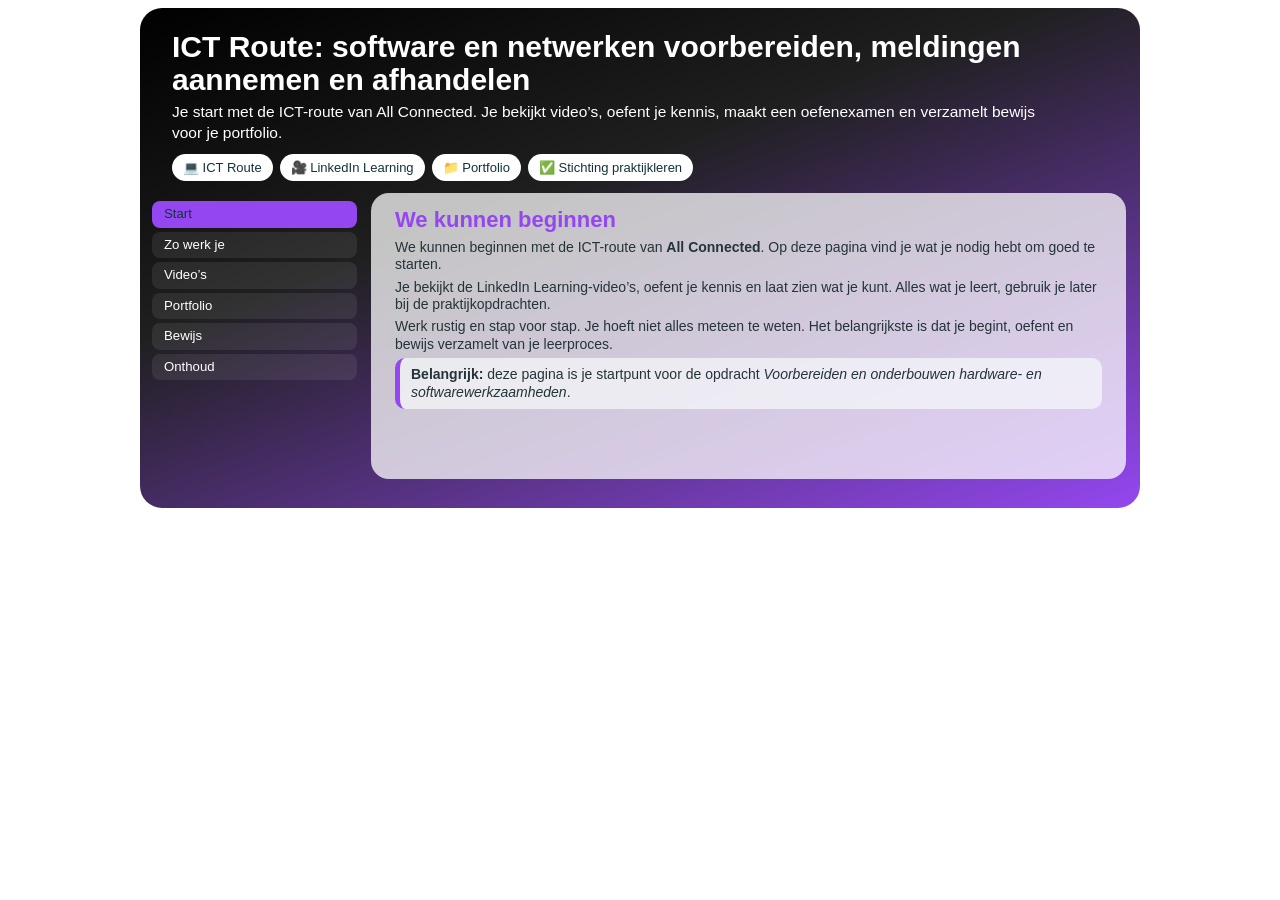
<file: connectedlinked.html>
<!DOCTYPE html>
<html lang="nl">
<head>
<meta charset="UTF-8">
<title>ICT Route - Voorbereiden en onderbouwen</title>

<style>
* {
  box-sizing: border-box;
}

.tab-wrapper {
  width: 1000px;
  height: 500px;
  margin: 0 auto;
  font-family: Arial, sans-serif;
  overflow: hidden;
  border-radius: 22px;
  background: linear-gradient(160deg, #000000 0%, #1f1f1f 38%, #9447F0 100%);
}

.banner {
  height: 145px;
  box-sizing: border-box;
  background: transparent;
  border-radius: 22px 22px 0 0;
  color: white;
  padding: 22px 32px 16px;
}

.banner h1 {
  margin: 0 0 6px;
  font-size: 30px;
  line-height: 1.1;
  color: white;
}

.banner p {
  margin: 0;
  font-size: 15.5px;
  line-height: 1.35;
  max-width: 870px;
  color: white;
}

.chips {
  display: flex;
  gap: 7px;
  flex-wrap: wrap;
  margin-top: 10px;
}

.chips span {
  background: white;
  color: #12333a;
  border-radius: 999px;
  padding: 6px 11px;
  font-size: 13px;
}

.tab-page {
  height: 355px;
  display: flex;
  gap: 12px;
  border: none;
  border-radius: 0 0 22px 22px;
  overflow: hidden;
  background: transparent;
  padding: 0 14px 14px 0;
}

.tab-menu {
  flex: 0 0 205px;
  width: 205px;
  background: transparent;
  padding: 8px 0 10px 12px;
  overflow: hidden;
  position: relative;
  z-index: 2;
}

.tab-button {
  width: 100%;
  display: block;
  border: none;
  background: rgba(255,255,255,0.08);
  color: white;
  text-align: left;
  padding: 6px 12px;
  margin-bottom: 4px;
  border-radius: 8px;
  cursor: pointer;
  font-size: 13.2px;
  line-height: 1.1;
}

.tab-button:hover,
.tab-button.active {
  background: #9447F0;
  color: #12333a;
}

.tab-content-area {
  flex: 1 1 auto;
  min-width: 0;
  height: 341px;
  padding: 14px 24px;
  overflow-y: hidden;
  background: rgba(255,255,255,0.74);
  border-radius: 18px;
  backdrop-filter: blur(1px);
  position: relative;
  z-index: 1;
}

.tab-content {
  display: none;
}

.tab-content.active {
  display: block;
}

.tab-content h2 {
  color: #9447F0;
  margin: 0 0 6px;
  font-size: 22px;
}

.tab-content p {
  font-size: 14px;
  line-height: 1.24;
  margin: 0 0 5px;
  color: #24343a;
}

.tab-content ul,
.tab-content ol {
  margin: 4px 0 6px 20px;
  padding: 0;
}

.tab-content li {
  font-size: 14px;
  line-height: 1.22;
  margin-bottom: 3px;
  color: #24343a;
}

.note,
.info {
  background: rgba(247,250,251,0.72);
  border-left: 5px solid #9447F0;
  padding: 8px 11px;
  border-radius: 10px;
  color: #24343a;
  margin: 7px 0;
  font-size: 14px;
  line-height: 1.22;
}

.action-link {
  display: inline-block;
  background: #9447F0;
  color: #12333a;
  text-decoration: none;
  border-radius: 999px;
  padding: 7px 13px;
  font-weight: bold;
  font-size: 13.5px;
  margin-top: 4px;
}

.action-link:hover {
  background:  #E5C7FE;
  color: #12333a;
}

.badge {
  display: inline-block;
  background: #1e7e8f;
  color: white;
  border-radius: 999px;
  padding: 5px 10px;
  font-size: 12.5px;
  margin-bottom: 4px;
}


/* Voorkomt dat vlakken over elkaar heen schuiven of content wordt afgesneden */
.tab-wrapper {
  width: min(1000px, 100%);
  min-height: 500px;
  height: auto;
}

.banner {
  min-height: 145px;
  height: auto;
}

.tab-page {
  min-height: 355px;
  height: auto;
  align-items: stretch;
  padding: 0 14px 14px 12px;
  gap: 14px;
  overflow: visible;
}

.tab-menu {
  flex: 0 0 205px;
  width: 205px;
  padding-left: 0;
  overflow: visible;
}

.tab-content-area {
  flex: 1 1 auto;
  min-width: 0;
  height: auto;
  min-height: 341px;
  max-height: none;
  overflow-y: auto;
  margin: 0;
}

.tab-button {
  position: relative;
  z-index: 3;
}



/* Aanpassing: onderste sectie (menu + wit tekstvlak) verder omlaag, zonder de banner te wijzigen */
.tab-wrapper {
  width: min(1000px, 100%);
  height: 500px;
  min-height: 0;
  overflow: hidden;
}

.banner {
  height: 145px;
  min-height: 0;
}

.tab-page {
  height: 300px;
  min-height: 0;
  margin-top: 40px;
  align-items: stretch;
  padding: 0 14px 14px 12px;
  gap: 14px;
  overflow: hidden;
}

.tab-menu {
  flex: 0 0 205px;
  width: 205px;
  padding-left: 0;
  overflow: visible;
}

.tab-content-area {
  flex: 1 1 auto;
  min-width: 0;
  height: 286px;
  min-height: 0;
  max-height: 286px;
  overflow: hidden;
  margin: 0;
}

@media (max-width: 760px) {
  .tab-page {
    flex-direction: column;
    padding: 0 12px 14px;
  }

  .tab-menu {
    width: 100%;
    flex: 0 0 auto;
    display: flex;
    flex-wrap: wrap;
    gap: 6px;
    padding: 8px 0 0;
  }

  .tab-button {
    width: auto;
    margin-bottom: 0;
  }
}

</style>
</head>

<body>

<div class="tab-wrapper">

  <section class="banner">
    <h1>ICT Route: software en netwerken voorbereiden, meldingen aannemen en afhandelen</h1>
    <p>Je start met de ICT-route van All Connected. Je bekijkt video’s, oefent je kennis, maakt een oefenexamen en verzamelt bewijs voor je portfolio.</p>

    <div class="chips">
      <span>💻 ICT Route</span>
      <span>🎥 LinkedIn Learning</span>
      <span>📁 Portfolio</span>
      <span>✅ Stichting praktijkleren</span>
    </div>
  </section>

  <div class="tab-page">
    <div class="tab-menu">
      <button class="tab-button active" onclick="openTab(event, 'start')">Start</button>
      <button class="tab-button" onclick="openTab(event, 'werken')">Zo werk je</button>
      <button class="tab-button" onclick="openTab(event, 'videos')">Video’s</button>
      <button class="tab-button" onclick="openTab(event, 'portfolio')">Portfolio</button>
      <button class="tab-button" onclick="openTab(event, 'bewijs')">Bewijs</button>
      <button class="tab-button" onclick="openTab(event, 'onthoud')">Onthoud</button>
    </div>

    <div class="tab-content-area">

      <div id="start" class="tab-content active">
        <h2>We kunnen beginnen</h2>
        <p>We kunnen beginnen met de ICT-route van <strong>All Connected</strong>. Op deze pagina vind je wat je nodig hebt om goed te starten.</p>
        <p>Je bekijkt de LinkedIn Learning-video’s, oefent je kennis en laat zien wat je kunt. Alles wat je leert, gebruik je later bij de praktijkopdrachten.</p>
        <p>Werk rustig en stap voor stap. Je hoeft niet alles meteen te weten. Het belangrijkste is dat je begint, oefent en bewijs verzamelt van je leerproces.</p>
        <p class="note"><strong>Belangrijk:</strong> deze pagina is je startpunt voor de opdracht <em>Voorbereiden en onderbouwen hardware- en softwarewerkzaamheden</em>.</p>
      </div>

      <div id="werken" class="tab-content">
        <h2>Zo werk je met deze pagina</h2>
        <p>Gebruik deze pagina als routekaart. Je gaat niet alleen kijken, maar ook actief verwerken wat je leert.</p>
        <ol>
          <li>Bekijk een stukje theorie of video.</li>
          <li>Maak korte aantekeningen van wat je leert.</li>
          <li>Gebruik je kennis bij de praktijkopdrachten.</li>
          <li>Maak screenshots van je voortgang of resultaten.</li>
          <li>Zet belangrijke bewijzen en reflecties in je portfolio.</li>
        </ol>
        <p class="info"><strong>Tip:</strong> schrijf vooral dingen op die je later kunt gebruiken bij All Connected. Zo maak je de koppeling tussen theorie en praktijk.</p>
      </div>

      <div id="videos" class="tab-content">
        <h2>Start met de LinkedIn-video’s</h2>
        <p></p>
        <p>Bekijk de LinkedIn-video’s en gebruik wat je leert bij de opdrachten van All Connected.</p>
        <p>Maak tijdens het kijken korte aantekeningen. Schrijf vooral op welke begrippen, onderdelen of keuzes je later nodig hebt bij hardware- en softwarewerkzaamheden.</p>
        <p>Je hoeft niet alles in één keer te begrijpen. Kijk gericht, pauzeer wanneer nodig en noteer wat belangrijk is.</p>
        <p><a class="action-link" href="https://www.linkedin.com/learning/windows-server-2022-installation-and-configuration?contextUrn=urn%3Ali%3AlearningCollection%3A7441348246800850944&u=84048860" target="_blank" rel="noopener">Windows server 2022</a></p>
        <p><a class="action-link" href="https://www.linkedin.com/learning/windows-server-2022-install-and-configure-active-directory?contextUrn=urn%3Ali%3AlearningCollection%3A7441348246800850944&u=84048860" target="_blank" rel="noopener">Active directory</a></p>
        <p><a class="action-link" href="https://www.linkedin.com/learning/it-help-desk-for-beginners-22349140?contextUrn=urn%3Ali%3AlearningCollection%3A7441348246800850944&u=84048860" target="_blank" rel="noopener">IT helpdesk voor beginners</a></p>
      </div>

      <div id="portfolio" class="tab-content">
        <h2>Portfolio-tip</h2>
        <p>Maak screenshots van je voortgang, noteer wat je hebt geleerd en bewaar je resultaten. Zo laat je niet alleen zien wat je hebt gemaakt, maar ook hoe je hebt geleerd.</p>
        <p class="info"><strong>Tip:</strong> zet niet alleen het eindresultaat in je portfolio, maar ook bewijs van je leerproces.</p>
        <ul>
          <li>Screenshot van bekeken video’s.</li>
          <li>Screenshot van je oefenresultaat.</li>
          <li>Korte reflectie: wat heb je geleerd?</li>
          <li>Korte reflectie: wat wil je nog verbeteren?</li>
        </ul>
      </div>

      <div id="bewijs" class="tab-content">
        <h2>Wat bewaar je als bewijs?</h2>
        <p>Bewijs laat zien dat je actief hebt gewerkt aan de ICT-route. Verzamel daarom tijdens het werken meerdere soorten bewijs.</p>
        <ul>
          <li>Aantekeningen van de theorie of video’s.</li>
          <li>Screenshots van voortgang in LinkedIn Learning.</li>
          <li>Screenshots van het oefenexamen of oefenresultaat.</li>
          <li>Voorbeelden waarin je de theorie gebruikt bij een praktijkopdracht.</li>
          <li>Een korte reflectie op wat goed ging en wat je nog wilt oefenen.</li>
        </ul>
        <p>Bewaar je bewijs netjes, zodat je het later makkelijk kunt terugvinden en toevoegen aan je portfolio.</p>
      </div>

      <div id="onthoud" class="tab-content">
        <h2>Onthoud dit goed</h2>
        <p>Deze pagina is je startpunt. Begin rustig, werk stap voor stap en verzamel onderweg bewijs voor je portfolio.</p>
        <p>Oefenen hoort erbij. Je hoeft niet alles meteen te weten. Door video’s te bekijken, aantekeningen te maken en jezelf te testen, word je steeds zekerder.</p>
        <p>Gebruik wat je leert bij de opdrachten van All Connected. Zo laat je zien dat je theorie kunt koppelen aan echte ICT-werkzaamheden.</p>
        <p class="note"><strong>Belangrijk:</strong> werk actief mee, bewaar je bewijs en reflecteer kort op wat je hebt geleerd.</p>
      </div>

    </div>
  </div>
</div>

<script>
function openTab(event, tabId) {
  document.querySelectorAll(".tab-content").forEach(function(content) {
    content.classList.remove("active");
  });

  document.querySelectorAll(".tab-button").forEach(function(button) {
    button.classList.remove("active");
  });

  document.getElementById(tabId).classList.add("active");
  event.currentTarget.classList.add("active");
}
</script>

</body>
</html>
</file>
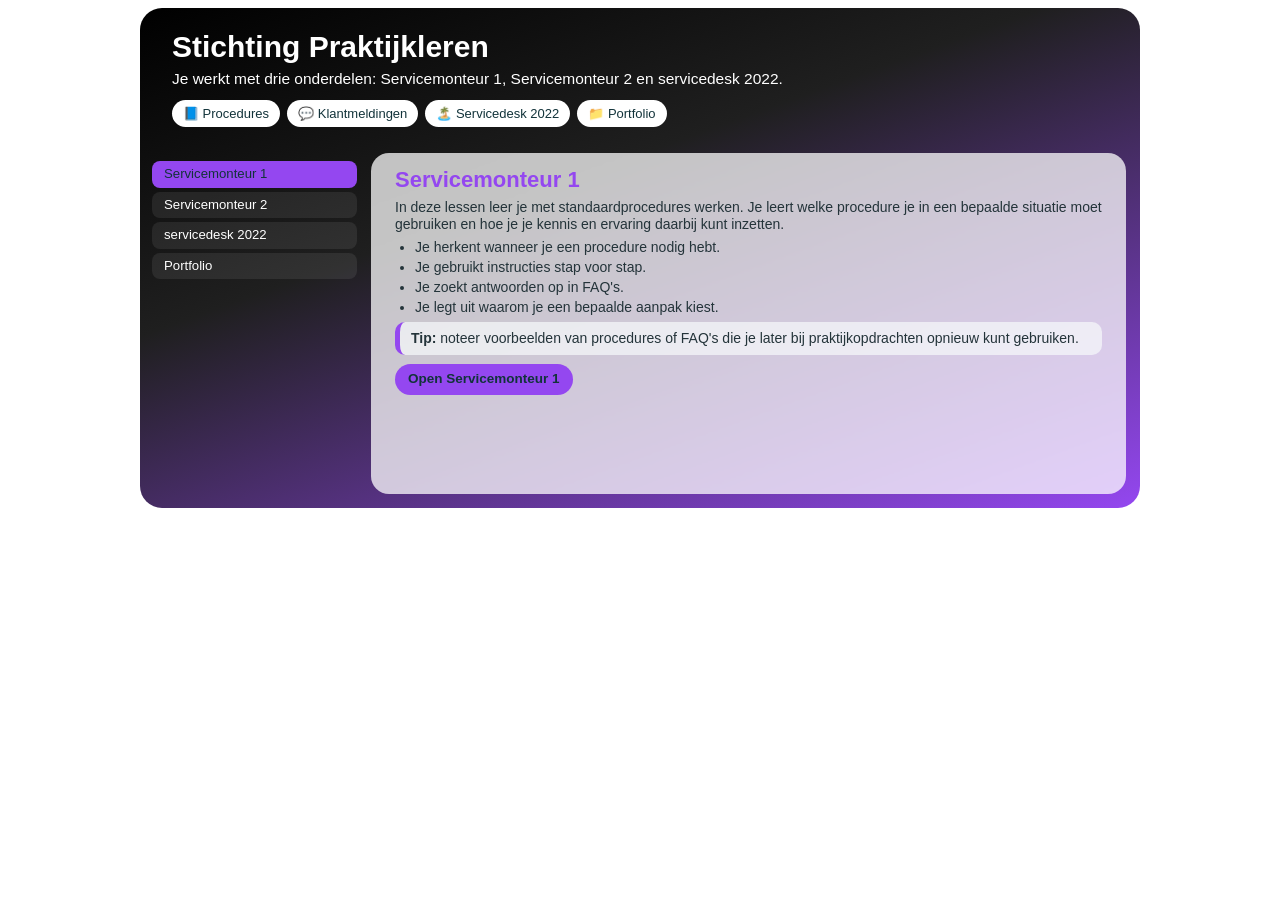
<file: connectedspl.html>
<!DOCTYPE html>
<html lang="nl">
<head>
<meta charset="UTF-8">
<title>Stichting Praktijkleren - Service Monteur</title>

<style>
* {
  box-sizing: border-box;
}

.tab-wrapper {
  width: 1000px;
  height: 500px;
  margin: 0 auto;
  font-family: Arial, sans-serif;
  overflow: hidden;
  border-radius: 22px;
  background: linear-gradient(160deg, #000000 0%, #1f1f1f 38%, #9447F0 100%);
}

.banner {
  height: 145px;
  box-sizing: border-box;
  background: transparent;
  border-radius: 22px 22px 0 0;
  color: white;
  padding: 22px 32px 16px;
}

.banner h1 {
  margin: 0 0 6px;
  font-size: 30px;
  line-height: 1.1;
  color: white;
}

.banner p {
  margin: 0;
  font-size: 15.5px;
  line-height: 1.35;
  max-width: 870px;
  color: white;
}

.chips {
  display: flex;
  gap: 7px;
  flex-wrap: wrap;
  margin-top: 10px;
}

.chips span {
  background: white;
  color: #12333a;
  border-radius: 999px;
  padding: 6px 11px;
  font-size: 13px;
}

.tab-page {
  height: 355px;
  display: flex;
  gap: 12px;
  border: none;
  border-radius: 0 0 22px 22px;
  overflow: hidden;
  background: transparent;
  padding: 0 14px 14px 0;
}

.tab-menu {
  flex: 0 0 205px;
  width: 205px;
  background: transparent;
  padding: 8px 0 10px 12px;
  overflow: hidden;
  position: relative;
  z-index: 2;
}

.tab-button {
  width: 100%;
  display: block;
  border: none;
  background: rgba(255,255,255,0.08);
  color: white;
  text-align: left;
  padding: 6px 12px;
  margin-bottom: 4px;
  border-radius: 8px;
  cursor: pointer;
  font-size: 13.2px;
  line-height: 1.1;
}

.tab-button:hover,
.tab-button.active {
  background: #9447F0;
  color: #12333a;
}

.tab-content-area {
  flex: 1 1 auto;
  min-width: 0;
  height: 341px;
  padding: 14px 24px;
  overflow-y: hidden;
  background: rgba(255,255,255,0.74);
  border-radius: 18px;
  backdrop-filter: blur(1px);
  position: relative;
  z-index: 1;
}

.tab-content {
  display: none;
}

.tab-content.active {
  display: block;
}

.tab-content h2 {
  color: #9447F0;
  margin: 0 0 6px;
  font-size: 22px;
}

.tab-content p {
  font-size: 14px;
  line-height: 1.24;
  margin: 0 0 5px;
  color: #24343a;
}

.tab-content ul,
.tab-content ol {
  margin: 4px 0 6px 20px;
  padding: 0;
}

.tab-content li {
  font-size: 14px;
  line-height: 1.22;
  margin-bottom: 3px;
  color: #24343a;
}

.note,
.info {
  background: rgba(247,250,251,0.72);
  border-left: 5px solid #9447F0;
  padding: 8px 11px;
  border-radius: 10px;
  color: #24343a;
  margin: 7px 0;
  font-size: 14px;
  line-height: 1.22;
}

.action-link {
  display: inline-block;
  background: #9447F0;
  color: #12333a;
  text-decoration: none;
  border-radius: 999px;
  padding: 7px 13px;
  font-weight: bold;
  font-size: 13.5px;
  margin-top: 4px;
}

.action-link:hover {
  background:  #E5C7FE;
  color: #12333a;
}

.badge {
  display: inline-block;
  background: #1e7e8f;
  color: white;
  border-radius: 999px;
  padding: 5px 10px;
  font-size: 12.5px;
  margin-bottom: 4px;
}

/* Voorkomt dat vlakken over elkaar heen schuiven of content wordt afgesneden */
.tab-wrapper {
  width: min(1000px, 100%);
  min-height: 500px;
  height: auto;
}

.banner {
  min-height: 145px;
  height: auto;
}

.tab-page {
  min-height: 355px;
  height: auto;
  align-items: stretch;
  padding: 0 14px 14px 12px;
  gap: 14px;
  overflow: visible;
}

.tab-menu {
  flex: 0 0 205px;
  width: 205px;
  padding-left: 0;
  overflow: visible;
}

.tab-content-area {
  flex: 1 1 auto;
  min-width: 0;
  height: auto;
  min-height: 341px;
  max-height: none;
  overflow-y: auto;
  margin: 0;
}

.tab-button {
  position: relative;
  z-index: 3;
}

@media (max-width: 760px) {
  .tab-page {
    flex-direction: column;
    padding: 0 12px 14px;
  }

  .tab-menu {
    width: 100%;
    flex: 0 0 auto;
    display: flex;
    flex-wrap: wrap;
    gap: 6px;
    padding: 8px 0 0;
  }

  .tab-button {
    width: auto;
    margin-bottom: 0;
  }
}
</style>
</head>

<body>

<div class="tab-wrapper">

  <section class="banner">
    <h1>Stichting Praktijkleren</h1>
    <p>Je werkt met drie onderdelen: Servicemonteur 1, Servicemonteur 2 en servicedesk 2022.</p>

    <div class="chips">
      <span>📘 Procedures</span>
      <span>💬 Klantmeldingen</span>
      <span>🏝️ Servicedesk 2022</span>
      <span>📁 Portfolio</span>
    </div>
  </section>

  <div class="tab-page">
    <div class="tab-menu">
      <button class="tab-button active" onclick="openTab(event, 'procedures')">Servicemonteur 1</button>
      <button class="tab-button" onclick="openTab(event, 'meldingen')">Servicemonteur 2</button>
      <button class="tab-button" onclick="openTab(event, 'servicedesk')">servicedesk 2022</button>
      <button class="tab-button" onclick="openTab(event, 'portfolio')">Portfolio</button>
    </div>

    <div class="tab-content-area">

      <div id="procedures" class="tab-content active">
        <h2>Servicemonteur 1</h2>
        <p>In deze lessen leer je met standaardprocedures werken. Je leert welke procedure je in een bepaalde situatie moet gebruiken en hoe je je kennis en ervaring daarbij kunt inzetten.</p>
        <ul>
          <li>Je herkent wanneer je een procedure nodig hebt.</li>
          <li>Je gebruikt instructies stap voor stap.</li>
          <li>Je zoekt antwoorden op in FAQ's.</li>
          <li>Je legt uit waarom je een bepaalde aanpak kiest.</li>
        </ul>
        <p class="info"><strong>Tip:</strong> noteer voorbeelden van procedures of FAQ's die je later bij praktijkopdrachten opnieuw kunt gebruiken.</p>
        <p><a class="action-link" href="https://www.stichtingpraktijkleren.nl/index.php?id=150862" target="_blank" rel="noopener">Open Servicemonteur 1</a></p>
      </div>

      <div id="meldingen" class="tab-content">
        <h2>Servicemonteur 2</h2>
        <p>In deze module ga je in iedere les met een andere melding van een klant aan de slag. De nadruk ligt op het analyseren van de melding.</p>
        <p>Je onderzoekt hoe je duidelijk krijgt wat het probleem nu eigenlijk is. Daarbij leer je goede vragen stellen, informatie ordenen en bepalen welke vervolgstap logisch is.</p>
        <ul>
          <li>Je leest of beluistert de klantmelding zorgvuldig.</li>
          <li>Je haalt de belangrijkste informatie uit de melding.</li>
          <li>Je bepaalt welke informatie nog ontbreekt.</li>
          <li>Je formuleert wat het echte probleem waarschijnlijk is.</li>
        </ul>
        <p><a class="action-link" href="https://www.stichtingpraktijkleren.nl/index.php?id=150864" target="_blank" rel="noopener">Open Servicemonteur 2</a></p>
      </div>

      <div id="servicedesk" class="tab-content">
        <h2>servicedesk 2022</h2>
        <p>In deze simulatieomgeving werk je als servicedeskmedewerker op het vakantie-eiland <strong>AmeRijck</strong>. Je krijgt te maken met vragen, meldingen en situaties die passen bij een ICT-servicedesk.</p>
        <p>Je gebruikt wat je eerder hebt geleerd: zorgvuldig lezen, het probleem analyseren, passende informatie zoeken en duidelijk vastleggen wat je doet.</p>
        <ul>
          <li>Je oefent met realistische servicedesk-situaties.</li>
          <li>Je bepaalt welke melding of vraag prioriteit heeft.</li>
          <li>Je gebruikt procedures en informatiebronnen om keuzes te maken.</li>
          <li>Je legt je oplossing of vervolgstap duidelijk vast.</li>
        </ul>
        <p class="info"><strong>Tip:</strong> maak screenshots van belangrijke stappen in de simulatie. Die kun je gebruiken als bewijs in je portfolio.</p>
        <p><a class="action-link" href="https://www.stichtingpraktijkleren.nl/ict/it-systems-devices/5f34c5ca6f7fc127026cde83/" target="_blank" rel="noopener">Open servicedesk 2022</a></p>
      </div>

      <div id="portfolio" class="tab-content">
        <h2>Portfolio-tip</h2>
        <p>Laat in je portfolio zien dat je gestructureerd kunt werken met informatie en klantmeldingen. Bewaar niet alleen eindantwoorden, maar ook bewijs van je denkproces.</p>
        <ul>
          <li>Screenshot of notitie van de lessen die je hebt gemaakt.</li>
          <li>Voorbeeld van een gebruikte procedure, instructie of FAQ.</li>
          <li>Korte analyse van een klantmelding: wat is het probleem?</li>
          <li>Screenshot of bewijs uit de simulatieomgeving servicedesk 2022.</li>
          <li>Korte uitleg: welke informatie miste je nog?</li>
          <li>Reflectie: wat ging goed en wat wil je nog oefenen?</li>
        </ul>
        <p class="note"><strong>Belangrijk:</strong> verzamel bewijs terwijl je werkt. Dan hoef je achteraf niet alles opnieuw op te zoeken.</p>
      </div>

    </div>
  </div>
</div>

<script>
function openTab(event, tabId) {
  document.querySelectorAll(".tab-content").forEach(function(content) {
    content.classList.remove("active");
  });

  document.querySelectorAll(".tab-button").forEach(function(button) {
    button.classList.remove("active");
  });

  document.getElementById(tabId).classList.add("active");
  event.currentTarget.classList.add("active");
}
</script>

</body>
</html>
</file>
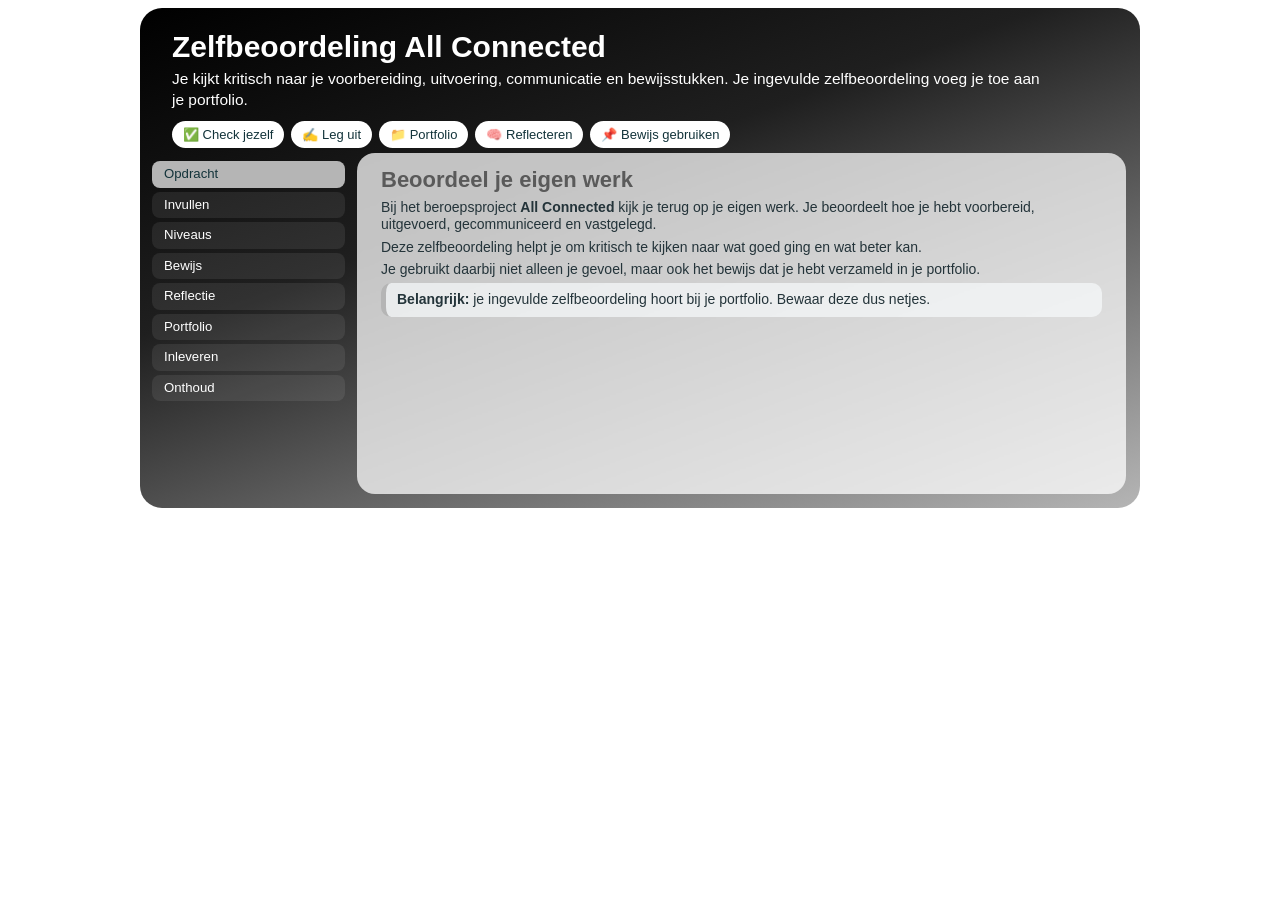
<file: connectedzelfbeoordeling.html>
<!DOCTYPE html>
<html lang="nl">
<head>
<meta charset="UTF-8">
<title>Zelfbeoordeling All Connected</title>

<style>
* {
  box-sizing: border-box;
}

.tab-wrapper {
  width: 1000px;
  height: 500px;
  margin: 0 auto;
  font-family: Arial, sans-serif;
  overflow: hidden;
  border-radius: 22px;
  background: linear-gradient(160deg, #000000 0%, #1f1f1f 38%, #B5B5B5 100%);
}

.banner {
  height: 145px;
  box-sizing: border-box;
  background: transparent;
  border-radius: 22px 22px 0 0;
  color: white;
  padding: 22px 32px 16px;
}

.banner h1 {
  margin: 0 0 6px;
  font-size: 30px;
  line-height: 1.1;
  color: white;
}

.banner p {
  margin: 0;
  font-size: 15.5px;
  line-height: 1.35;
  max-width: 870px;
  color: white;
}

.chips {
  display: flex;
  gap: 7px;
  flex-wrap: wrap;
  margin-top: 10px;
}

.chips span {
  background: white;
  color: #12333a;
  border-radius: 999px;
  padding: 6px 11px;
  font-size: 13px;
}

.tab-page {
  height: 355px;
  display: flex;
  gap: 12px;
  border: none;
  border-radius: 0 0 22px 22px;
  overflow: hidden;
  background: transparent;
  padding: 0 14px 14px 0;
}

.tab-menu {
  flex: 0 0 205px;
  width: 205px;
  background: transparent;
  padding: 8px 0 10px 12px;
  overflow: hidden;
  position: relative;
  z-index: 2;
}

.tab-button {
  width: 100%;
  display: block;
  border: none;
  background: rgba(255,255,255,0.08);
  color: white;
  text-align: left;
  padding: 6px 12px;
  margin-bottom: 4px;
  border-radius: 8px;
  cursor: pointer;
  font-size: 13.2px;
  line-height: 1.1;
}

.tab-button:hover,
.tab-button.active {
  background: #B5B5B5;
  color: #12333a;
}

.tab-content-area {
  flex: 1 1 auto;
  min-width: 0;
  height: 341px;
  padding: 14px 24px;
  overflow-y: hidden;
  background: rgba(255,255,255,0.74);
  border-radius: 18px;
  backdrop-filter: blur(1px);
  position: relative;
  z-index: 1;
}

.tab-content {
  display: none;
}

.tab-content.active {
  display: block;
}

.tab-content h2 {
  color: #5A5A5A;
  margin: 0 0 6px;
  font-size: 22px;
}

.tab-content p {
  font-size: 14px;
  line-height: 1.24;
  margin: 0 0 5px;
  color: #24343a;
}

.tab-content ul,
.tab-content ol {
  margin: 4px 0 6px 20px;
  padding: 0;
}

.tab-content li {
  font-size: 14px;
  line-height: 1.22;
  margin-bottom: 3px;
  color: #24343a;
}

.note,
.info {
  background: rgba(247,250,251,0.72);
  border-left: 5px solid #B5B5B5;
  padding: 8px 11px;
  border-radius: 10px;
  color: #24343a;
  margin: 7px 0;
  font-size: 14px;
  line-height: 1.22;
}

.action-link {
  display: inline-block;
  background: #B5B5B5;
  color: #12333a;
  text-decoration: none;
  border-radius: 999px;
  padding: 7px 13px;
  font-weight: bold;
  font-size: 13.5px;
  margin-top: 4px;
}

.action-link:hover {
  background: #E5E5E5;
  color: #12333a;
}

.badge {
  display: inline-block;
  background: #1e7e8f;
  color: white;
  border-radius: 999px;
  padding: 5px 10px;
  font-size: 12.5px;
  margin-bottom: 4px;
}
</style>
</head>

<body>

<div class="tab-wrapper">

  <section class="banner">
    <h1>Zelfbeoordeling All Connected</h1>
    <p>Je kijkt kritisch naar je voorbereiding, uitvoering, communicatie en bewijsstukken. Je ingevulde zelfbeoordeling voeg je toe aan je portfolio.</p>

    <div class="chips">
      <span>✅ Check jezelf</span>
      <span>✍️ Leg uit</span>
      <span>📁 Portfolio</span>
      <span>🧠 Reflecteren</span>
      <span>📌 Bewijs gebruiken</span>
    </div>
  </section>

  <div class="tab-page">
    <div class="tab-menu">
      <button class="tab-button active" onclick="openTab(event, 'over')">Opdracht</button>
      <button class="tab-button" onclick="openTab(event, 'invullen')">Invullen</button>
      <button class="tab-button" onclick="openTab(event, 'niveaus')">Niveaus</button>
      <button class="tab-button" onclick="openTab(event, 'bewijs')">Bewijs</button>
      <button class="tab-button" onclick="openTab(event, 'reflectie')">Reflectie</button>
      <button class="tab-button" onclick="openTab(event, 'portfolio')">Portfolio</button>
      <button class="tab-button" onclick="openTab(event, 'inleveren')">Inleveren</button>
      <button class="tab-button" onclick="openTab(event, 'onthoud')">Onthoud</button>
    </div>

    <div class="tab-content-area">

      <div id="over" class="tab-content active">
        <h2>Beoordeel je eigen werk</h2>
        <p>Bij het beroepsproject <strong>All Connected</strong> kijk je terug op je eigen werk. Je beoordeelt hoe je hebt voorbereid, uitgevoerd, gecommuniceerd en vastgelegd.</p>
        <p>Deze zelfbeoordeling helpt je om kritisch te kijken naar wat goed ging en wat beter kan.</p>
        <p>Je gebruikt daarbij niet alleen je gevoel, maar ook het bewijs dat je hebt verzameld in je portfolio.</p>
        <p class="note"><strong>Belangrijk:</strong> je ingevulde zelfbeoordeling hoort bij je portfolio. Bewaar deze dus netjes.</p>
      </div>

      <div id="invullen" class="tab-content">
        <h2>Hoe vul je de zelfbeoordeling in?</h2>
        <p>In de onderwijsplattegrond vind je de beoordelingsformulieren. Maak hiervan een kopie en vul deze in.</p>
        <p>Kijk per beoordelingscriterium naar je eigen werk. Gebruik je portfolio om te controleren wat je echt kunt aantonen.</p>
        <p>Lees elk criterium rustig door. Kies daarna het niveau dat het beste past bij jouw werk en jouw bewijs.</p>
        <p class="info"><strong>Tip:</strong> vul niet zomaar iets in. Kijk steeds: kan ik dit laten zien met bewijs?</p>
      </div>

      <div id="niveaus" class="tab-content">
        <h2>Welke niveaus gebruik je?</h2>
        <p>Bij elk beoordelingscriterium kies je één niveau. Dat niveau laat zien hoe goed je dit onderdeel hebt uitgevoerd.</p>
        <ul>
          <li><strong>0 = niet of nauwelijks</strong></li>
          <li><strong>1 = weinig</strong></li>
          <li><strong>2 = grotendeels</strong></li>
          <li><strong>3 = volledig</strong></li>
        </ul>
        <p>Wees eerlijk in je beoordeling. Het gaat erom dat je leert kijken naar je eigen werk en je ontwikkeling.</p>
      </div>

      <div id="bewijs" class="tab-content">
        <h2>Gebruik bewijs uit je portfolio</h2>
        <p>Een goede zelfbeoordeling is sterker als je bewijs kunt laten zien. Gebruik daarom documenten en voorbeelden uit je portfolio.</p>
        <ul>
          <li>Screenshots van instellingen of resultaten.</li>
          <li>Foto’s van uitgevoerde werkzaamheden.</li>
          <li>Ingevulde servicebonnen of documenten.</li>
          <li>Planning, testen en controles.</li>
          <li>Bronvermelding of korte reflecties.</li>
        </ul>
        <p class="info"><strong>Tip:</strong> koppel je bewijs aan het beoordelingscriterium. Zo is duidelijk waarom je een bepaald niveau kiest.</p>
      </div>

      <div id="reflectie" class="tab-content">
        <h2>Reflectievragen voor je portfolio</h2>
        <p>Beantwoord een paar korte reflectievragen. Je hoeft geen lange tekst te schrijven, maar geef wel duidelijke antwoorden.</p>
        <ul>
          <li>Waar ben je tevreden over bij dit beroepsproject?</li>
          <li>Welk onderdeel vond je lastig en hoe heb je dat opgelost?</li>
          <li>Welk bewijs laat het beste zien dat je netjes en systematisch hebt gewerkt?</li>
          <li>Wat zou je een volgende keer anders of beter doen?</li>
        </ul>
      </div>

      <div id="portfolio" class="tab-content">
        <h2>Belangrijk voor je portfolio</h2>
        <p>Neem je ingevulde zelfbeoordeling op in je portfolio. Voeg bij je beoordeling ook bewijs toe.</p>
        <p>Denk aan screenshots, foto’s, ingevulde servicebonnen, planning, testen, instellingen, bronvermelding of korte reflecties.</p>
        <p>Zo laat je zien dat je niet alleen werkzaamheden hebt uitgevoerd, maar ook kunt uitleggen hoe je hebt gewerkt.</p>
        <p class="note"><strong>Belangrijk:</strong> je portfolio moet duidelijk maken wat jij hebt gedaan en waarom jouw beoordeling daarbij past.</p>
      </div>

      <div id="inleveren" class="tab-content">
        <h2>Inleveren</h2>
        <p>Sla je ingevulde zelfbeoordeling op of kopieer de tabel naar je portfolio.</p>
        <p>Controleer of je alle onderdelen hebt ingevuld en of je bewijs hebt toegevoegd waar dat nodig is.</p>
        <p>Lever daarna je portfolio in volgens de afspraken met je docent.</p>
      </div>

      <div id="onthoud" class="tab-content">
        <h2>Onthoud dit goed</h2>
        <p>Een zelfbeoordeling is geen gok. Je kijkt naar je eigen werk en onderbouwt je keuze met bewijs.</p>
        <p>Wees eerlijk over wat goed ging en wat nog beter kan. Dat hoort bij professioneel leren en werken.</p>
        <p class="note"><strong>Belangrijk:</strong> voeg je ingevulde zelfbeoordeling toe aan je portfolio en gebruik bewijs om je keuzes te onderbouwen.</p>
      </div>

    </div>
  </div>
</div>

<script>
function openTab(event, tabId) {
  document.querySelectorAll(".tab-content").forEach(function(content) {
    content.classList.remove("active");
  });

  document.querySelectorAll(".tab-button").forEach(function(button) {
    button.classList.remove("active");
  });

  document.getElementById(tabId).classList.add("active");
  event.currentTarget.classList.add("active");
}
</script>

</body>
</html>
</file>
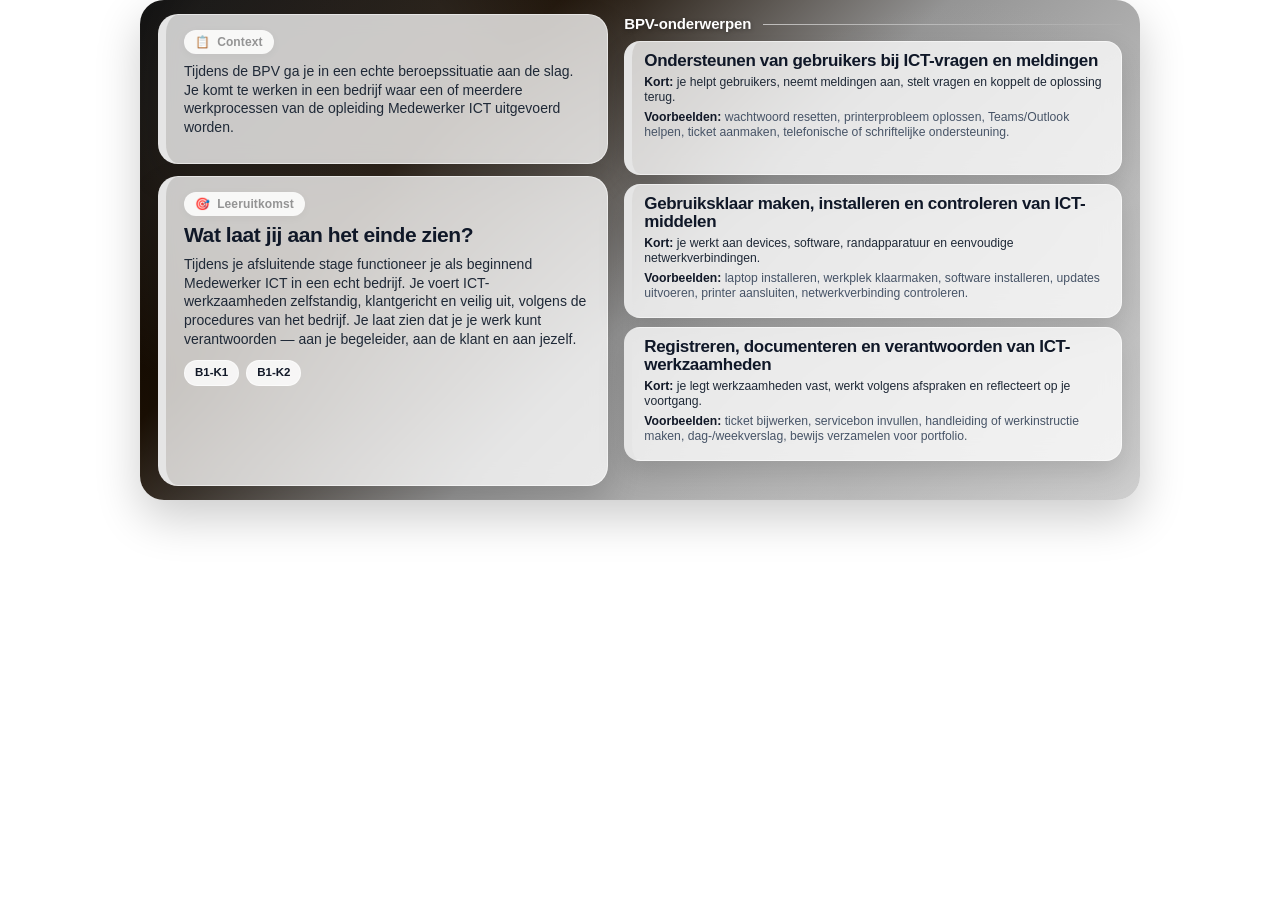
<file: startpagina.html>
<!doctype html>
<html lang="nl">
<head>
  <meta charset="utf-8">
  <meta name="viewport" content="width=device-width, initial-scale=1">
  <title>BPV - Startpagina</title>
  <style>
    :root {
      --teraa-orange: #E5E5E5;
      --teraa-orange-dark: #949494;
      --ink: #101828;
      --muted: #475467;
      --glass: rgba(255, 255, 255, 0.76);
      --glass-strong: rgba(255, 255, 255, 0.88);
      --glass-border: rgba(255, 255, 255, 0.52);
      --shadow: 0 18px 46px rgba(0, 0, 0, 0.20);
      --radius-xl: 24px;
      --radius-lg: 20px;
      --radius-md: 16px;
    }

    * { box-sizing: border-box; }

    html,
    body {
      width: 100%;
      min-height: 100%;
      margin: 0;
      padding: 0;
      font-family: Arial, Helvetica, sans-serif;
      color: var(--ink);
      background: transparent;
    }

    body {
      display: grid;
      place-items: start center;
      overflow: hidden;
    }

    .page-shell {
      width: min(1000px, 100vw);
      height: 500px;
      min-height: 0;
      position: relative;
      overflow: hidden;
      border-radius: var(--radius-xl);
      background:
        radial-gradient(circle at 18% 18%, rgba(255, 255, 255, 0.10) 0 16%, transparent 36%),
        radial-gradient(circle at 84% 78%, rgba(171, 171, 171, 0.42) 0 18%, transparent 42%),
        linear-gradient(135deg, #000000 0%, #1a0f04 28%, #949494 54%, var(--teraa-orange) 100%);
      box-shadow: var(--shadow);
    }

    .page-shell::before {
      content: "";
      position: absolute;
      inset: 0;
      background:
        linear-gradient(90deg, rgba(255,255,255,0.06) 0 1px, transparent 1px 80px),
        linear-gradient(0deg, rgba(255,255,255,0.04) 0 1px, transparent 1px 80px);
      opacity: 0.28;
      pointer-events: none;
    }

    .content-grid {
      position: relative;
      z-index: 1;
      height: 100%;
      display: grid;
      grid-template-columns: 0.95fr 1.05fr;
      gap: 16px;
      padding: 14px 18px;
    }

    .left-column,
    .right-column { min-width: 0; }

    .left-column {
      display: grid;
      grid-template-rows: auto 1fr;
      gap: 12px;
    }

    .glass-card {
      background: var(--glass);
      border: 1px solid var(--glass-border);
      border-radius: var(--radius-lg);
      box-shadow: 0 14px 34px rgba(0, 0, 0, 0.14);
      backdrop-filter: blur(10px) saturate(125%);
      -webkit-backdrop-filter: blur(10px) saturate(125%);
    }

    .assignment-card,
    .outcome-card {
      padding: 15px 18px;
      border-left: 8px solid var(--teraa-orange);
    }

    .pill {
      display: inline-flex;
      align-items: center;
      gap: 7px;
      width: fit-content;
      margin: 0 0 8px;
      padding: 6px 11px;
      border-radius: 999px;
      background: var(--glass-strong);
      color: var(--teraa-orange-dark);
      font-size: 12px;
      line-height: 1;
      font-weight: 800;
      letter-spacing: 0.01em;
      box-shadow: 0 2px 10px rgba(0,0,0,0.04);
    }

    .section-title {
      margin: 0 0 8px;
      font-size: 21px;
      line-height: 1.08;
      color: var(--ink);
      font-weight: 800;
      letter-spacing: -0.02em;
    }

    .body-text {
      margin: 0 0 12px;
      font-size: 14px;
      line-height: 1.33;
      color: #1f2937;
    }

    .tags {
      display: flex;
      flex-wrap: wrap;
      gap: 7px;
    }

    .tag {
      display: inline-flex;
      align-items: center;
      padding: 6px 10px;
      border-radius: 999px;
      background: rgba(255,255,255,0.82);
      border: 1px solid rgba(255,255,255,0.60);
      color: #111827;
      font-size: 11.5px;
      line-height: 1;
      font-weight: 700;
    }

    .right-column {
      display: flex;
      flex-direction: column;
      min-height: 0;
      padding: 2px 0 0;
    }

    .section-heading {
      display: flex;
      align-items: center;
      gap: 12px;
      margin: 0 0 8px;
      color: #fff;
      font-size: 15px;
      line-height: 1.1;
      font-weight: 900;
      letter-spacing: -0.01em;
      text-shadow: 0 1px 4px rgba(0,0,0,0.35);
      white-space: nowrap;
    }

    .section-heading::after {
      content: "";
      display: block;
      height: 1px;
      flex: 1;
      background: linear-gradient(90deg, rgba(255,255,255,0.60), rgba(255,255,255,0.04));
    }

    .topic-list {
      display: grid;
      gap: 9px;
      min-height: 0;
    }

    .topic-card {
      display: grid;
      grid-template-columns: 1fr;
      gap: 0;
      min-height: 134px;
      padding: 10px 13px 10px 12px;
      background: var(--glass);
      border: 1px solid var(--glass-border);
      border-left: 8px solid var(--teraa-orange);
      border-radius: var(--radius-md);
      box-shadow: 0 12px 28px rgba(0, 0, 0, 0.13);
      backdrop-filter: blur(10px) saturate(125%);
      -webkit-backdrop-filter: blur(10px) saturate(125%);
      overflow: hidden;
    }

    .topic-title {
      margin: 0 0 5px;
      font-size: 17px;
      line-height: 1.08;
      font-weight: 850;
      color: var(--ink);
      letter-spacing: -0.02em;
    }

    .topic-desc,
    .topic-examples {
      margin: 0;
      font-size: 12.2px;
      line-height: 1.23;
      color: #1f2937;
    }

    .topic-examples {
      margin-top: 5px;
      color: var(--muted);
    }

    .label {
      font-weight: 800;
      color: #111827;
    }

    @media (max-width: 760px) {
      body { overflow: auto; }
      .page-shell {
        width: 100%;
        height: auto;
        min-height: 0;
        border-radius: 0;
      }
      .content-grid {
        grid-template-columns: 1fr;
        height: auto;
        padding: 18px;
      }
      .topic-card { min-height: 0; }
    }
  </style>
</head>
<body>
  <main class="page-shell" aria-label="BPV startpagina">
    <section class="content-grid">
      <div class="left-column">
        <article class="glass-card assignment-card">
          <div class="pill"><span aria-hidden="true">📋</span><span>Context</span></div>
          <p class="body-text">
            Tijdens de BPV ga je in een echte beroepssituatie aan de slag. Je komt te werken in een bedrijf waar een of meerdere werkprocessen van de opleiding Medewerker ICT uitgevoerd worden.
          </p>
        </article>

        <article class="glass-card outcome-card">
          <div class="pill"><span aria-hidden="true">🎯</span><span>Leeruitkomst</span></div>
          <h1 class="section-title">Wat laat jij aan het einde zien?</h1>
          <p class="body-text">
            Tijdens je afsluitende stage functioneer je als beginnend Medewerker ICT in een echt bedrijf. Je voert ICT-werkzaamheden zelfstandig, klantgericht en veilig uit, volgens de procedures van het bedrijf. Je laat zien dat je je werk kunt verantwoorden — aan je begeleider, aan de klant en aan jezelf.
          </p>
          <div class="tags" aria-label="Werkprocessen">
            <span class="tag">B1-K1</span>
            <span class="tag">B1-K2</span>
          </div>
        </article>
      </div>

      <aside class="right-column" aria-label="BPV onderwerpen">
        <div class="section-heading">BPV-onderwerpen</div>

        <div class="topic-list">
          <article class="topic-card">
            <div>
              <h2 class="topic-title">Ondersteunen van gebruikers bij ICT-vragen en meldingen</h2>
              <p class="topic-desc"><span class="label">Kort:</span> je helpt gebruikers, neemt meldingen aan, stelt vragen en koppelt de oplossing terug.</p>
              <p class="topic-examples"><span class="label">Voorbeelden:</span> wachtwoord resetten, printerprobleem oplossen, Teams/Outlook helpen, ticket aanmaken, telefonische of schriftelijke ondersteuning.</p>
            </div>
          </article>

          <article class="topic-card">
            <div>
              <h2 class="topic-title">Gebruiksklaar maken, installeren en controleren van ICT-middelen</h2>
              <p class="topic-desc"><span class="label">Kort:</span> je werkt aan devices, software, randapparatuur en eenvoudige netwerkverbindingen.</p>
              <p class="topic-examples"><span class="label">Voorbeelden:</span> laptop installeren, werkplek klaarmaken, software installeren, updates uitvoeren, printer aansluiten, netwerkverbinding controleren.</p>
            </div>
          </article>

          <article class="topic-card">
            <div>
              <h2 class="topic-title">Registreren, documenteren en verantwoorden van ICT-werkzaamheden</h2>
              <p class="topic-desc"><span class="label">Kort:</span> je legt werkzaamheden vast, werkt volgens afspraken en reflecteert op je voortgang.</p>
              <p class="topic-examples"><span class="label">Voorbeelden:</span> ticket bijwerken, servicebon invullen, handleiding of werkinstructie maken, dag-/weekverslag, bewijs verzamelen voor portfolio.</p>
            </div>
          </article>
        </div>
      </aside>
    </section>
  </main>
</body>
</html>
</file>
